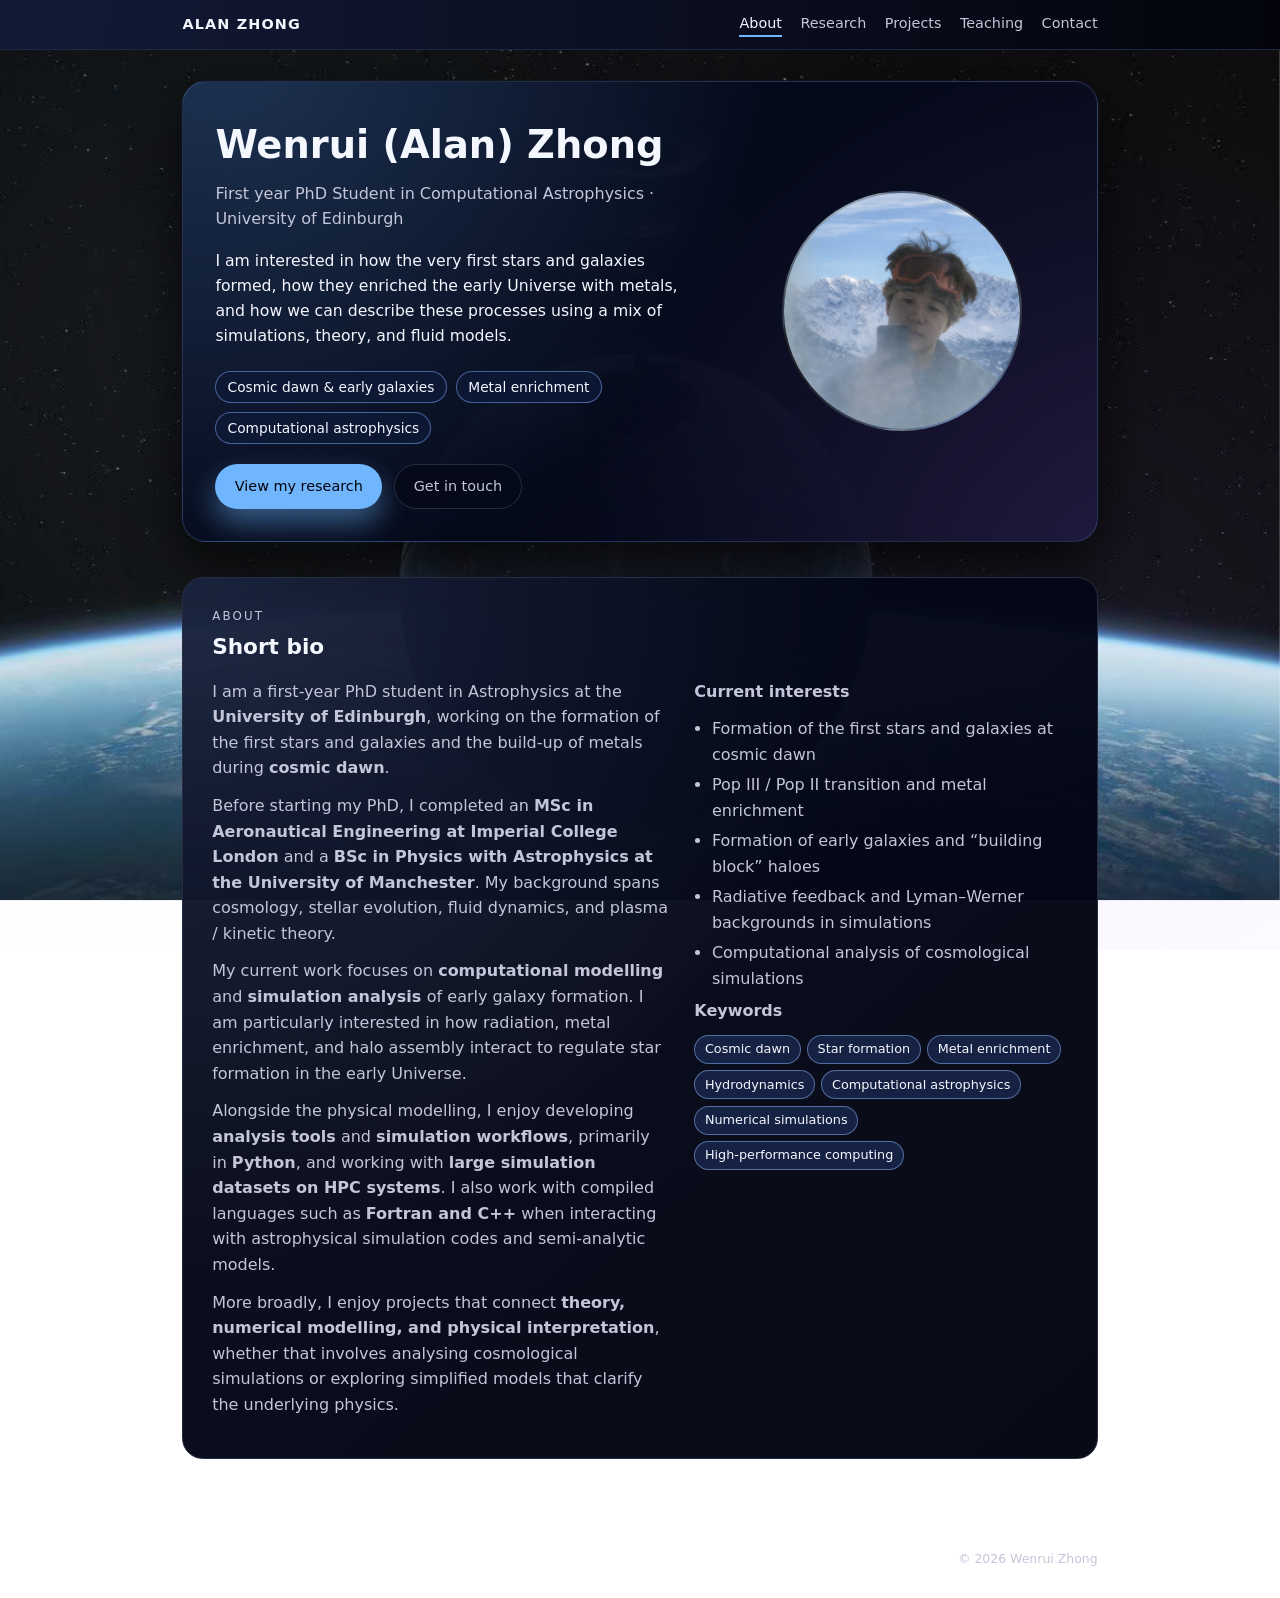
<file: index.html>
<!DOCTYPE html>
<html lang="en">
<head>
  <meta charset="UTF-8">
  <title>Alan Zhong – Astrophysics PhD Student</title>
  <meta name="viewport" content="width=device-width, initial-scale=1">
  <meta name="description" content="Personal webpage of Wenrui Zhong, incoming PhD student in Astrophysics at the University of Edinburgh.">
  <link rel="stylesheet" href="style.css">
</head>
<body>

<header>
  <div class="nav-inner">
    <div class="nav-name">Alan Zhong</div>
    <nav class="nav-links">
      <a href="index.html" class="active">About</a>
      <a href="research.html">Research</a>
      <a href="projects.html">Projects</a>
      <a href="teaching.html">Teaching</a>
      <a href="contact.html">Contact</a>
    </nav>
  </div>
</header>

<main>
  <section class="hero">
    <div>
      <h1 class="hero-title">Wenrui (Alan) Zhong</h1>
      <p class="hero-subtitle">
       First year  PhD Student in Computational Astrophysics · University of Edinburgh
      </p>
      <p class="tagline">
        I am interested in how the very first stars and galaxies formed,
        how they enriched the early Universe with metals, and how we can
        describe these processes using a mix of simulations, theory, and
         fluid models.
      </p>

      <div class="hero-meta">
        <span>Cosmic dawn &amp; early galaxies</span>
        <span>Metal enrichment</span>
        <span>Computational astrophysics</span>
      </div>

      <div class="hero-actions">
        <a class="btn btn-primary" href="research.html">View my research</a>
        <a class="btn btn-ghost" href="contact.html">Get in touch</a>
      </div>
    </div>

    <div class="hero-photo-wrap">
      <div class="hero-photo">
  <img src="alan.jpg" alt="Portrait of Wenrui (Alan) Zhong">
        <div class="hero-photo-placeholder">
             </div>
      </div>
    </div>
  </section>

  <section id="about">
    <div class="section-kicker">About</div>
    <h2>Short bio</h2>
    <div class="two-col">
      <div>
        <p>
         I am a first-year PhD student in Astrophysics at the <strong>University of Edinburgh</strong>, working on the formation of the first stars and galaxies and the build-up of metals during <strong>cosmic dawn</strong>.



        </p>
        <p>
        Before starting my PhD, I completed an <strong>MSc in Aeronautical Engineering at Imperial College London</strong> and a <strong>BSc in Physics with Astrophysics at the University of Manchester</strong>. My background spans cosmology, stellar evolution, fluid dynamics, and plasma / kinetic theory.

        </p>
        <p>
        My current work focuses on <strong>computational modelling</strong> and <strong>simulation analysis </strong>of early galaxy formation. I am particularly interested in how radiation, metal enrichment, and halo assembly interact to regulate star formation in the early Universe.
      </p>
       <p>
Alongside the physical modelling, I enjoy developing <strong>analysis tools</strong> and <strong>simulation workflows</strong>, primarily in <strong>Python</strong>, and working with <strong>large simulation datasets on HPC systems</strong>. I also work with compiled languages such as <strong>Fortran and C++</strong> when interacting with astrophysical simulation codes and semi-analytic models.
      </p>
       <p>
More broadly, I enjoy projects that connect <strong>theory, numerical modelling, and physical interpretation</strong>, whether that involves analysing cosmological simulations or exploring simplified models that clarify the underlying physics.
        </p>

      </div>
      <div>
        <p><strong>Current interests</strong></p>
        <ul>
          <li>Formation of the first stars and galaxies at cosmic dawn</li>
          <li>Pop III / Pop II transition and metal enrichment</li>
          <li>Formation of early galaxies and “building block” haloes</li>
          <li>Radiative feedback and Lyman–Werner backgrounds in simulations</li>
          <li>Computational analysis of cosmological simulations</li>
        </ul>

        <p><strong>Keywords</strong></p>
        <div class="pill-list">
          <span class="pill">Cosmic dawn</span>
          <span class="pill">Star formation</span>
          <span class="pill">Metal enrichment</span>
          <span class="pill">Hydrodynamics</span>
          <span class="pill">Computational astrophysics</span>
          <span class="pill">Numerical simulations</span>
          <span class="pill">High-performance computing</span>
        </div>
      </div>
    </div>
  </section>
</main>

<footer>
  &copy; <span id="year"></span> Wenrui Zhong
</footer>

<script>
  document.getElementById("year").textContent = new Date().getFullYear();
</script>
</body>
</html>
</file>
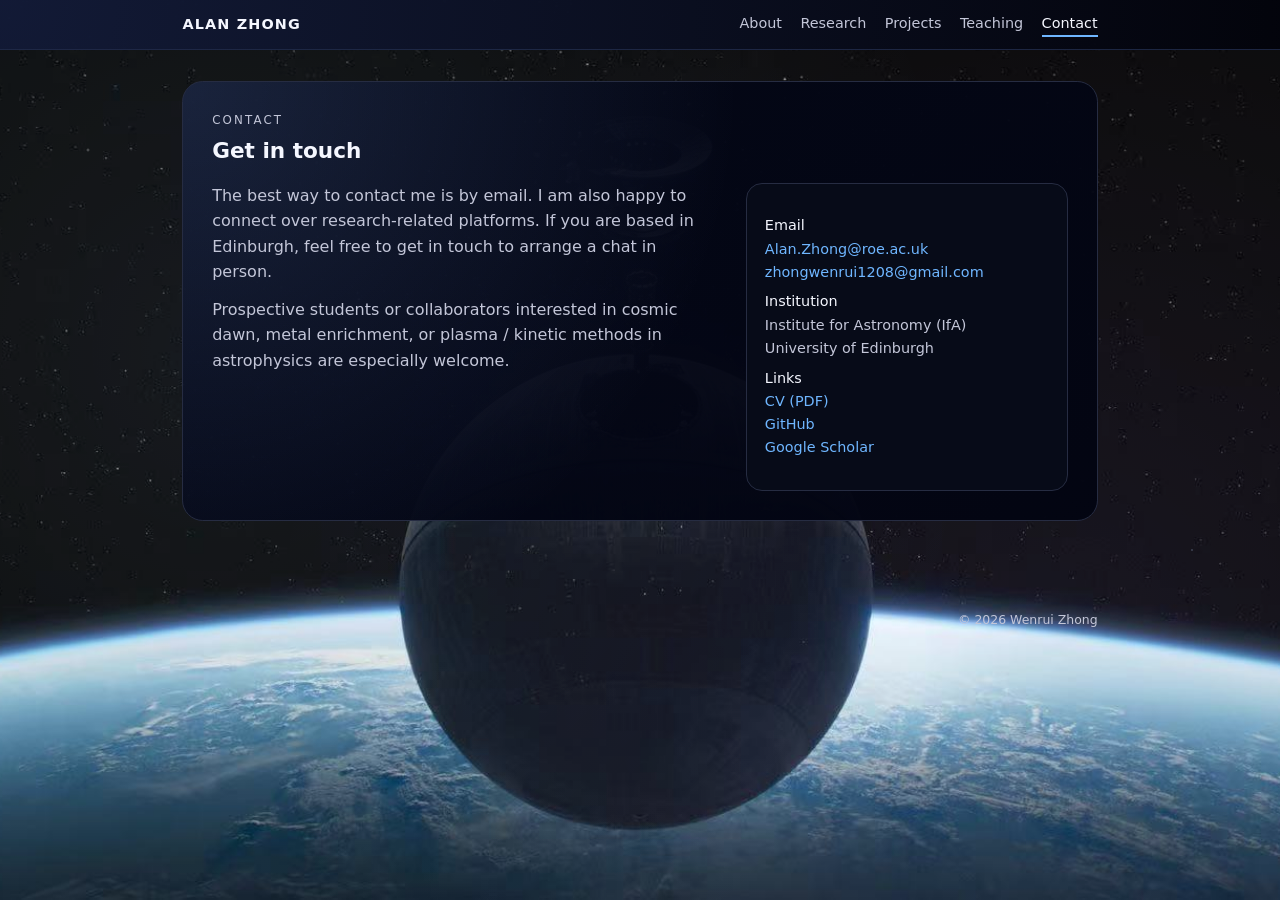
<file: contact.html>
<!DOCTYPE html>
<html lang="en">
<head>
  <meta charset="UTF-8">
  <title>Contact – Alan Zhong</title>
  <meta name="viewport" content="width=device-width, initial-scale=1">
  <meta name="description" content="Contact details for Wenrui Zhong.">
  <link rel="stylesheet" href="style.css">
</head>
<body>

<header>
  <div class="nav-inner">
    <div class="nav-name">Alan Zhong</div>
    <nav class="nav-links">
      <a href="index.html">About</a>
      <a href="research.html">Research</a>
      <a href="projects.html">Projects</a>
      <a href="teaching.html">Teaching</a>
      <a href="contact.html" class="active">Contact</a>
    </nav>
  </div>
</header>

<main>
  <section id="contact">
    <div class="section-kicker">Contact</div>
    <h1>Get in touch</h1>

    <div class="contact-grid">
      <div>
        <p>
          The best way to contact me is by email. I am also happy to connect
          over research-related platforms. If you are based in Edinburgh,
          feel free to get in touch to arrange a chat in person.
        </p>
        <p>
          Prospective students or collaborators interested in cosmic dawn,
          metal enrichment, or plasma / kinetic methods in astrophysics are
          especially welcome.
        </p>
      </div>
      <div class="contact-card">
        <dl>
          <dt>Email</dt>
          <dd>
            <a href="mailto:Alan.Zhong@roe.ac.uk">Alan.Zhong@roe.ac.uk</a><br>
            <!-- Optional extra address -->
            <a href="mailto:zhongwenrui1208@gmail.com">zhongwenrui1208@gmail.com</a>
          </dd>

          <dt>Institution</dt>
          <dd>
            Institute for Astronomy (IfA)<br>
            University of Edinburgh
          </dd>

          <dt>Links</dt>
          <dd>
            <!-- Replace # by your actual links -->
            <a href="CV.pdf" target="_blank" rel="noopener">CV (PDF)</a><br>
            <a href="#" target="_blank" rel="noopener">GitHub</a><br>
            <a href="#" target="_blank" rel="noopener">Google Scholar</a>
          </dd>
        </dl>
      </div>
    </div>
  </section>
</main>

<footer>
  &copy; <span id="year"></span> Wenrui Zhong
</footer>

<script>
  document.getElementById("year").textContent = new Date().getFullYear();
</script>
</body>
</html>
</file>
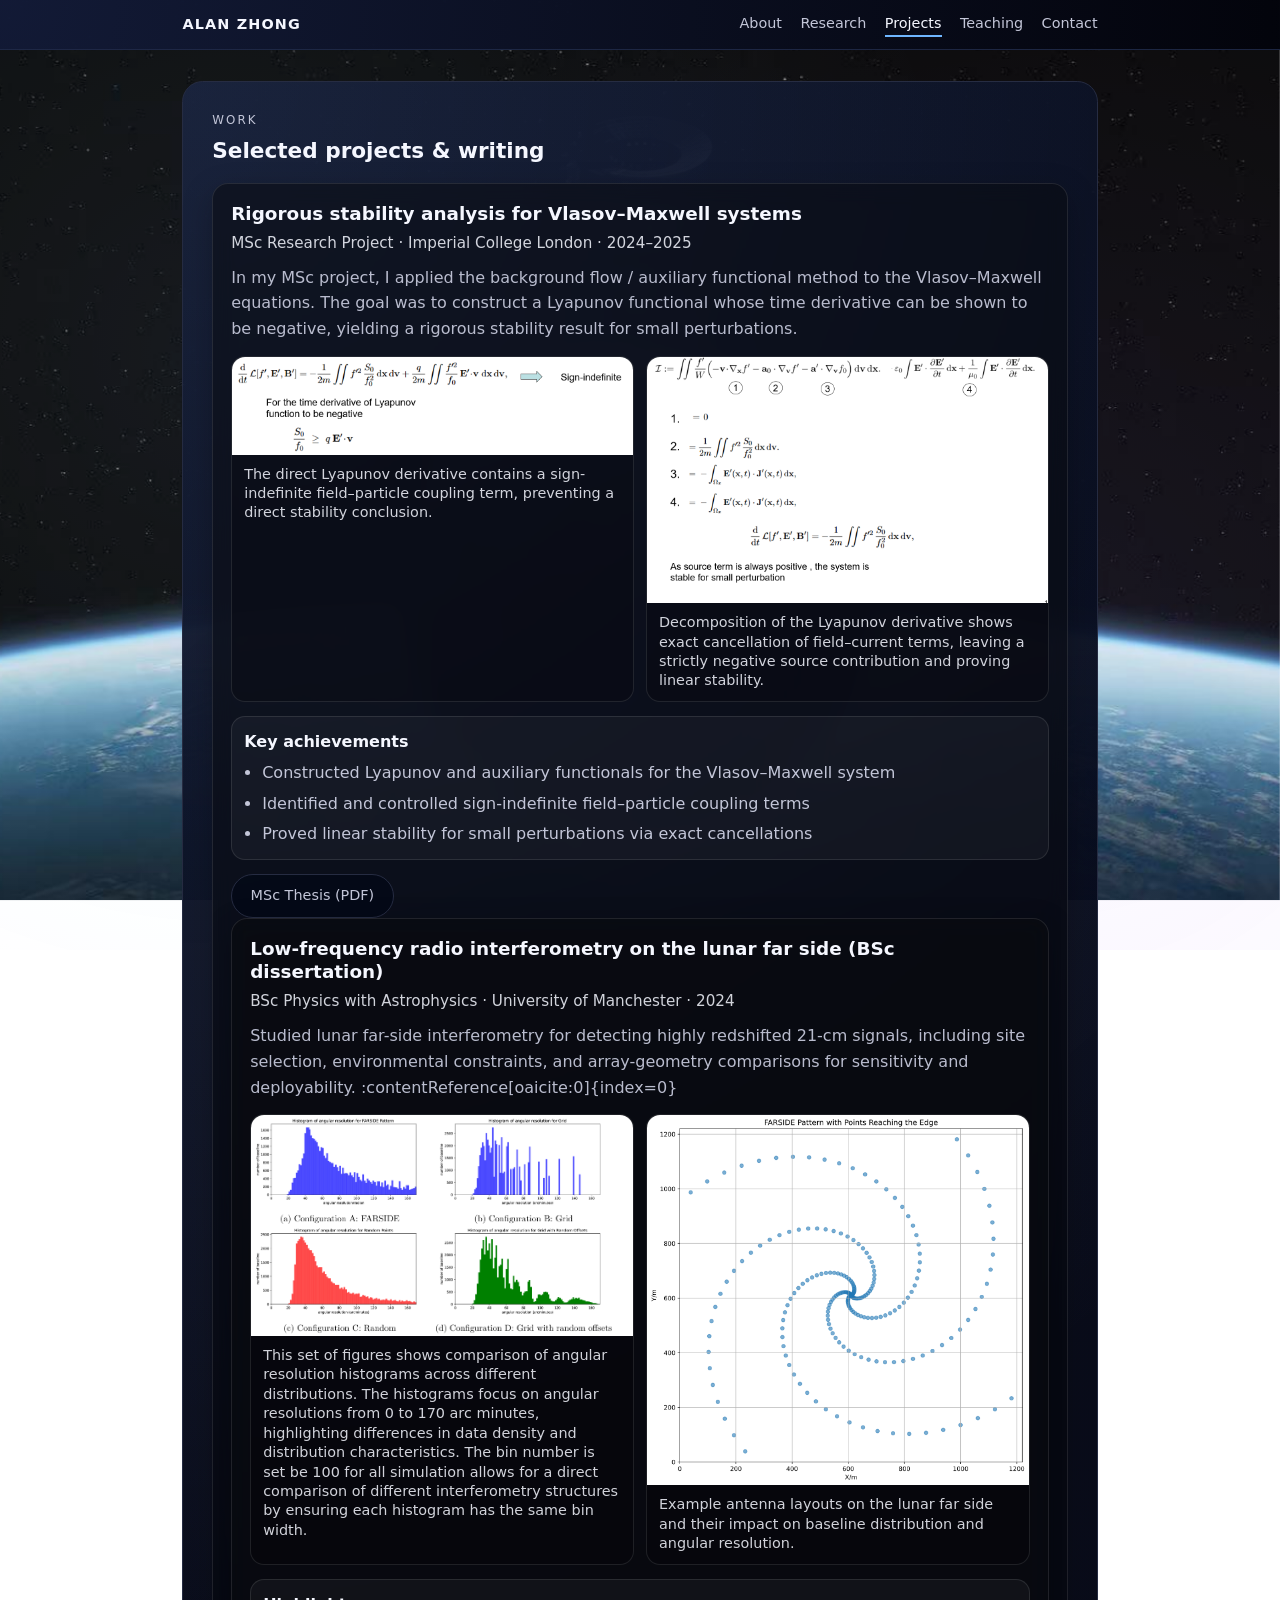
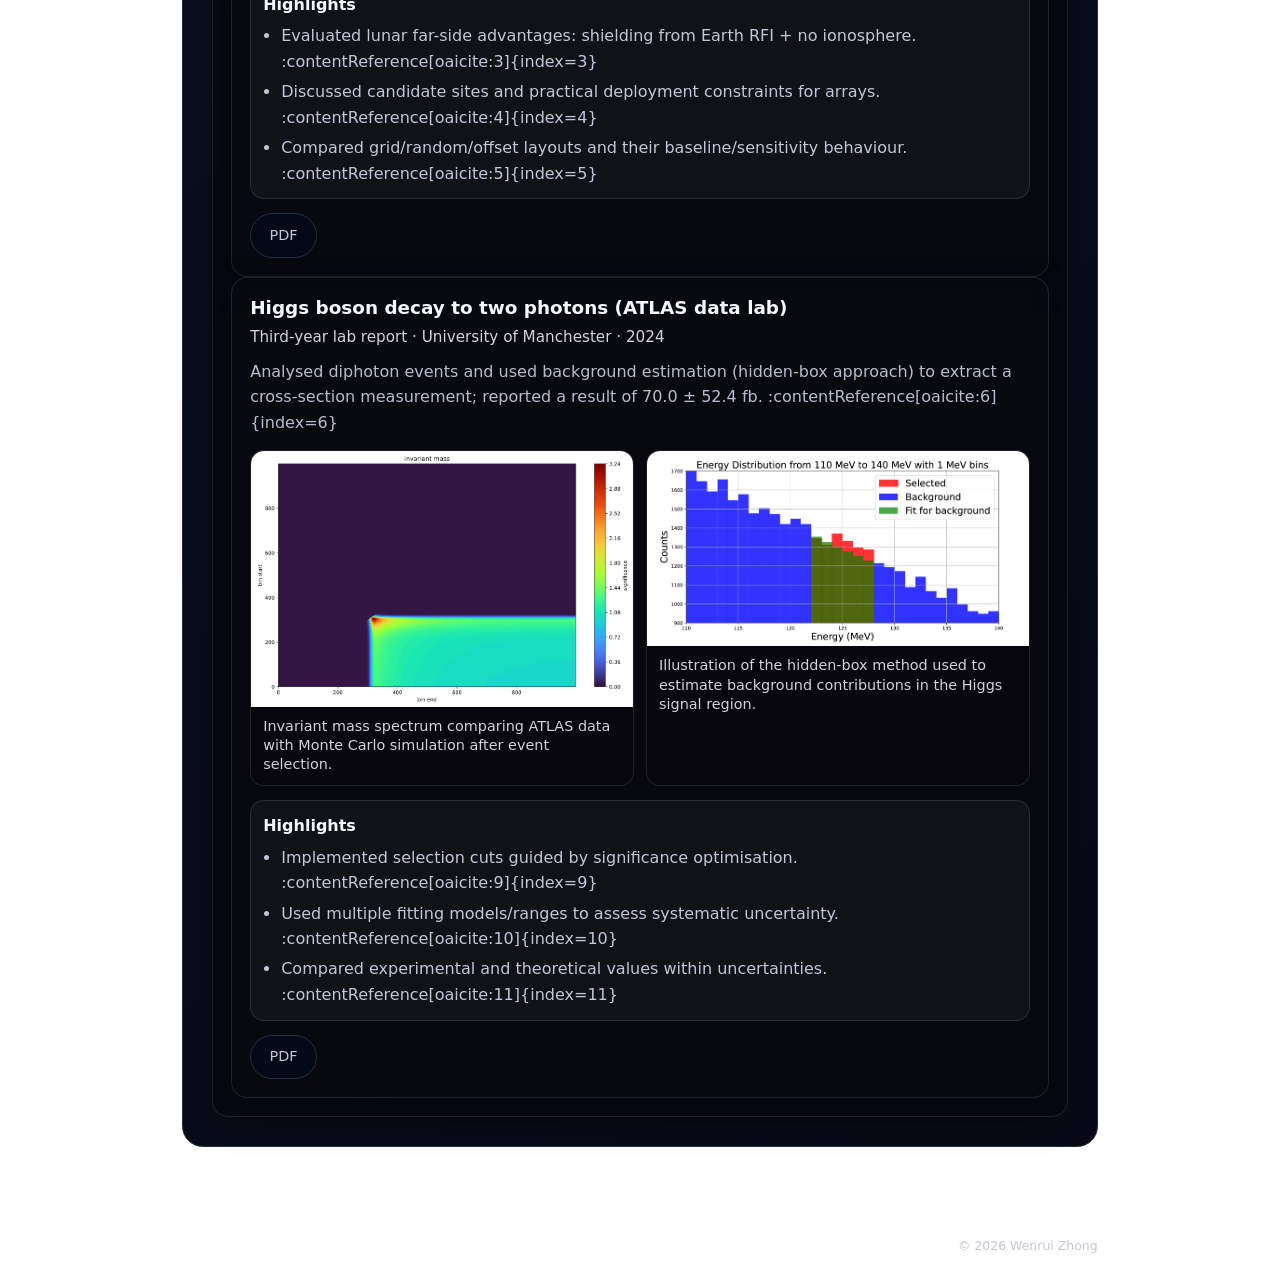
<file: projects.html>
<!DOCTYPE html>
<html lang="en">
<head>
  <meta charset="UTF-8">
  <title>Teaching – Alan Zhong</title>
  <meta name="viewport" content="width=device-width, initial-scale=1">
  <meta name="description" content="Teaching and outreach by Wenrui Zhong.">
  <link rel="stylesheet" href="style.css">
</head>
<body>

<header>
  <div class="nav-inner">
    <div class="nav-name">Alan Zhong</div>
    <nav class="nav-links">
  <a href="index.html">About</a>
  <a href="research.html">Research</a>
  <a href="projects.html" class="active">Projects</a>
  <a href="teaching.html">Teaching</a>
  <a href="contact.html">Contact</a>
</nav>

  </div>
</header>

<main>

 <section>
  <div class="section-kicker">Work</div>
  <h1>Selected projects &amp; writing</h1>

  <div class="project-grid">

    <!-- Project 1 -->
    <div class="project-card">
  <div class="project-head">
    <h2 class="project-title">
      Rigorous stability analysis for Vlasov–Maxwell systems
    </h2>
    <div class="project-meta">
      MSc Research Project · Imperial College London · 2024–2025
    </div>
  </div>

  <p class="project-text">
    In my MSc project, I applied the background flow / auxiliary functional method
    to the Vlasov–Maxwell equations. The goal was to construct a Lyapunov functional
    whose time derivative can be shown to be negative, yielding a rigorous
    stability result for small perturbations.
  </p>

  <div class="project-gallery">
    <figure class="project-figure">
      <img src="lyapunov_sign_indefinite.png"
           alt="Sign-indefinite Lyapunov derivative in the Vlasov–Maxwell system">
      <figcaption>
        The direct Lyapunov derivative contains a sign-indefinite field–particle
        coupling term, preventing a direct stability conclusion.
      </figcaption>
    </figure>

    <figure class="project-figure">
      <img src="lyapunov_cancellation.png"
           alt="Cancellation of terms leading to a negative Lyapunov derivative">
      <figcaption>
        Decomposition of the Lyapunov derivative shows exact cancellation of
        field–current terms, leaving a strictly negative source contribution and
        proving linear stability.
      </figcaption>
    </figure>
  </div>

  <div class="project-highlights">
    <div class="highlight-title">Key achievements</div>
    <ul>
      <li>Constructed Lyapunov and auxiliary functionals for the Vlasov–Maxwell system</li>
      <li>Identified and controlled sign-indefinite field–particle coupling terms</li>
      <li>Proved linear stability for small perturbations via exact cancellations</li>
    </ul>
  </div>

<div class="project-links">
  <a class="btn btn-ghost"
     href="MSc_Vlasov_Background_Flow.pdf"
     target="_blank"
     rel="noopener">
     MSc Thesis (PDF)
  </a>

  </div>


    <!-- Project 2 -->
    <article class="project-card">
      <div class="project-head">
        <h2 class="project-title">Low-frequency radio interferometry on the lunar far side (BSc dissertation)</h2>
        <div class="project-meta">BSc Physics with Astrophysics · University of Manchester · 2024</div>
      </div>

      <p class="project-text">
        Studied lunar far-side interferometry for detecting highly redshifted 21-cm signals, including site selection,
        environmental constraints, and array-geometry comparisons for sensitivity and deployability. :contentReference[oaicite:0]{index=0}
      </p>

      <div class="project-gallery">
  <figure class="project-figure">
    <img src="lunar_radio.png"
         alt="21-cm global signal and low-frequency radio foregrounds">
    <figcaption>
      This set of figures shows comparison of angular resolution histograms across
different distributions. The histograms focus on angular resolutions from 0 to 170 arc
minutes, highlighting differences in data density and distribution characteristics. The
bin number is set be 100 for all simulation allows for a direct comparison of different
interferometry structures by ensuring each histogram has the same bin width.
    </figcaption>
  </figure>

  <figure class="project-figure">
    <img src="lunar_array.png"
         alt="Lunar far-side interferometer array layout">
    <figcaption>
      Example antenna layouts on the lunar far side and their impact on baseline
      distribution and angular resolution.
    </figcaption>
  </figure>
</div>

      <div class="project-highlights">
        <div class="highlight-title">Highlights</div>
        <ul>
          <li>Evaluated lunar far-side advantages: shielding from Earth RFI + no ionosphere. :contentReference[oaicite:3]{index=3}</li>
          <li>Discussed candidate sites and practical deployment constraints for arrays. :contentReference[oaicite:4]{index=4}</li>
          <li>Compared grid/random/offset layouts and their baseline/sensitivity behaviour. :contentReference[oaicite:5]{index=5}</li>
        </ul>
      </div>

      <div class="project-links">
        <a class="btn btn-ghost" href="bsc_dissertation.pdf" target="_blank" rel="noopener">PDF</a>
      </div>
    </article>

    <!-- Project 3 -->
    <article class="project-card">
      <div class="project-head">
        <h2 class="project-title">Higgs boson decay to two photons (ATLAS data lab)</h2>
        <div class="project-meta">Third-year lab report · University of Manchester · 2024</div>
      </div>

      <p class="project-text">
        Analysed diphoton events and used background estimation (hidden-box approach) to extract a cross-section
        measurement; reported a result of 70.0 ± 52.4 fb. :contentReference[oaicite:6]{index=6}
      </p>

      <div class="project-gallery">
  <figure class="project-figure">
    <img src="higgs_mass.png"
         alt="Invariant mass distribution for diphoton events">
    <figcaption>
      Invariant mass spectrum comparing ATLAS data with Monte Carlo simulation
      after event selection.
    </figcaption>
  </figure>

  <figure class="project-figure">
    <img src="higgs_hidden_box.png"
         alt="Hidden box method for background estimation">
    <figcaption>
      Illustration of the hidden-box method used to estimate background
      contributions in the Higgs signal region.
    </figcaption>
  </figure>
</div>

      <div class="project-highlights">
        <div class="highlight-title">Highlights</div>
        <ul>
          <li>Implemented selection cuts guided by significance optimisation. :contentReference[oaicite:9]{index=9}</li>
          <li>Used multiple fitting models/ranges to assess systematic uncertainty. :contentReference[oaicite:10]{index=10}</li>
          <li>Compared experimental and theoretical values within uncertainties. :contentReference[oaicite:11]{index=11}</li>
        </ul>
      </div>

      <div class="project-links">
        <a class="btn btn-ghost" href="higgs_diphoton_report.pdf" target="_blank" rel="noopener">PDF</a>
      </div>
    </article>

  </div>
</section>
</main>

<footer>
  &copy; <span id="year"></span> Wenrui Zhong
</footer>

<script>
  document.getElementById("year").textContent = new Date().getFullYear();
</script>
</body>
</html>
</file>
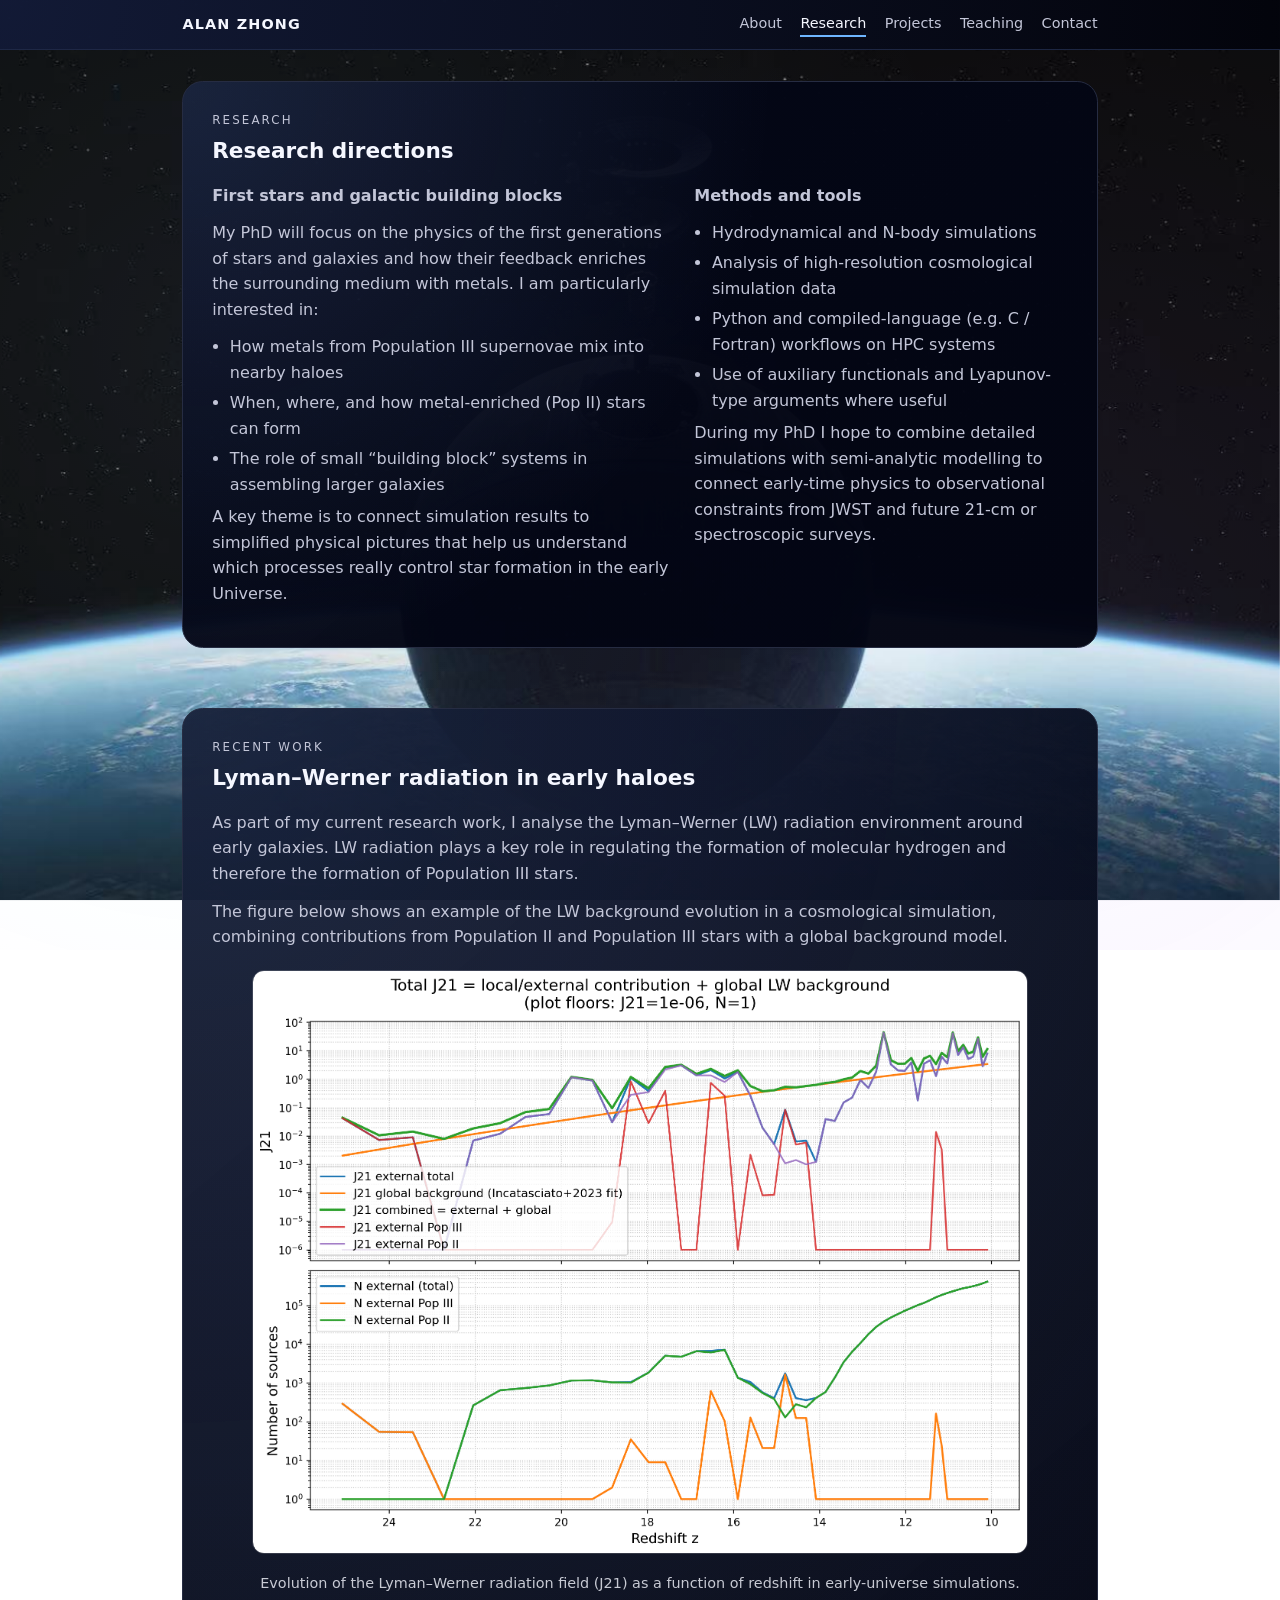
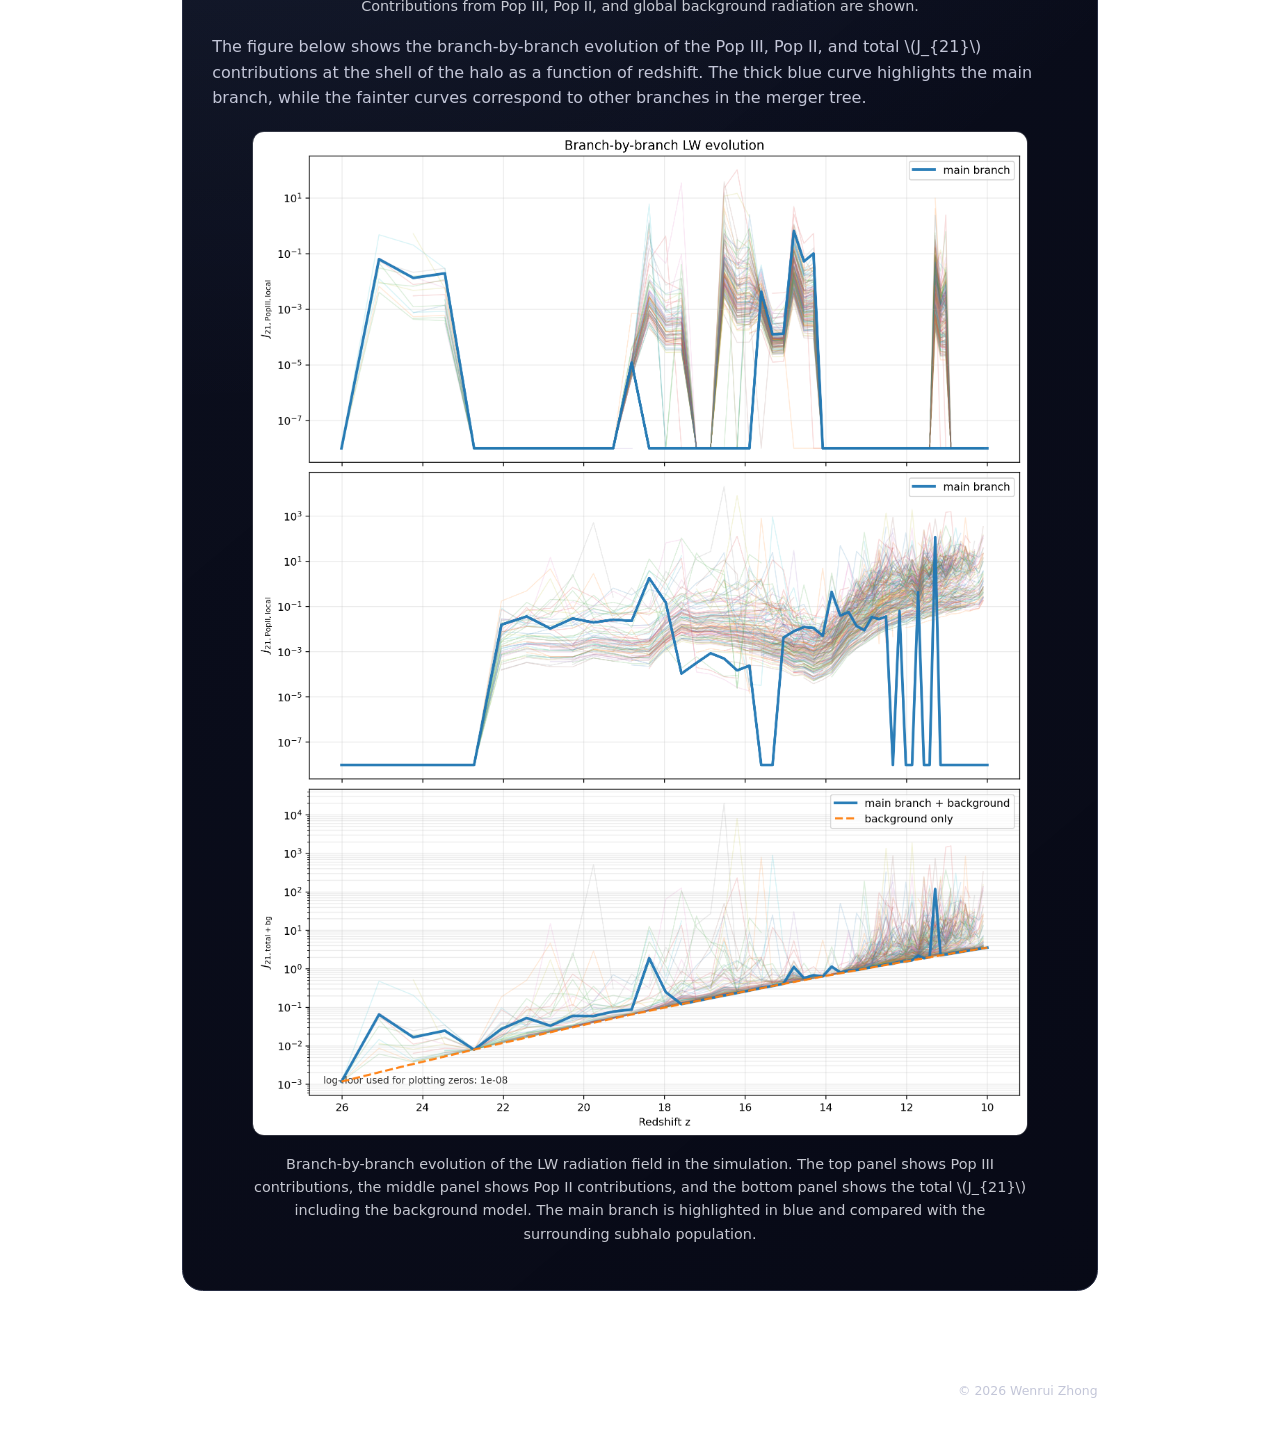
<file: research.html>
<!DOCTYPE html>
<html lang="en">
<head>
  <meta charset="UTF-8">
  <title>Research – Alan Zhong</title>
  <meta name="viewport" content="width=device-width, initial-scale=1">
  <meta name="description" content="Research interests of Wenrui Zhong, Astrophysics PhD student.">
  <link rel="stylesheet" href="style.css">
</head>
<body>

<header>
  <div class="nav-inner">
    <div class="nav-name">Alan Zhong</div>
    <nav class="nav-links">
      <a href="index.html">About</a>
      <a href="research.html" class="active">Research</a>
      <a href="projects.html">Projects</a>
      <a href="teaching.html">Teaching</a>
      <a href="contact.html">Contact</a>
    </nav>
  </div>
</header>

<main>
  <section>
    <div class="section-kicker">Research</div>
    <h1>Research directions</h1>
    <div class="two-col">
      <div>
        <p><strong>First stars and galactic building blocks</strong></p>
        <p>
          My PhD will focus on the physics of the first generations of
          stars and galaxies and how their feedback enriches the
          surrounding medium with metals. I am particularly interested in:
        </p>
        <ul>
          <li>How metals from Population III supernovae mix into nearby haloes</li>
          <li>When, where, and how metal-enriched (Pop II) stars can form</li>
          <li>The role of small “building block” systems in assembling larger galaxies</li>
        </ul>
        <p>
          A key theme is to connect simulation results to simplified
          physical pictures that help us understand which processes really
          control star formation in the early Universe.
        </p>
      </div>

      <div>
        <p><strong>Methods and tools</strong></p>
        <ul>
          <li>Hydrodynamical and N-body simulations</li>
          <li>Analysis of high-resolution cosmological simulation data</li>
          <li>Python and compiled-language (e.g. C / Fortran) workflows on HPC systems</li>
          <li>Use of auxiliary functionals and Lyapunov-type arguments where useful</li>
        </ul>
        <p>
          During my PhD I hope to combine detailed simulations with
          semi-analytic modelling to connect early-time physics to
          observational constraints from JWST and future 21-cm or
          spectroscopic surveys.
        </p>
      </div>
    </div>
  </section>
<section class="research-figure">
  <div class="section-kicker">Recent Work</div>
  <h2>Lyman–Werner radiation in early haloes</h2>

  <p>
    As part of my current research work, I analyse the Lyman–Werner (LW)
    radiation environment around early galaxies. LW radiation plays a key
    role in regulating the formation of molecular hydrogen and therefore
    the formation of Population III stars.
  </p>

  <p>
    The figure below shows an example of the LW background evolution in
    a cosmological simulation, combining contributions from Population II
    and Population III stars with a global background model.
  </p>

  <figure class="research-plot">
    <img src="j21evolution.png"
         alt="Evolution of Lyman-Werner radiation J21 with redshift">

    <figcaption>
      Evolution of the Lyman–Werner radiation field (J21) as a function of
      redshift in early-universe simulations. Contributions from Pop III,
      Pop II, and global background radiation are shown.
    </figcaption>
  </figure>
 <p>
    The figure below shows the branch-by-branch evolution of the Pop III, Pop II,
    and total \(J_{21}\) contributions at the shell of the halo as a function of redshift. The thick blue
    curve highlights the main branch, while the fainter curves correspond to
    other branches in the merger tree.
  </p>

  <figure class="research-plot">
    <img src="J21_by_branch_with_main.png"
         alt="Branch-by-branch evolution of Pop III, Pop II, and total J21 in the simulation">
    <figcaption>
      Branch-by-branch evolution of the LW radiation field in the simulation.
      The top panel shows Pop III contributions, the middle panel shows Pop II
      contributions, and the bottom panel shows the total \(J_{21}\) including
      the background model. The main branch is highlighted in blue and compared
      with the surrounding subhalo population.
    </figcaption>
  </figure>
</section>
</main>

<footer>
  &copy; <span id="year"></span> Wenrui Zhong
</footer>

<script>
  document.getElementById("year").textContent = new Date().getFullYear();
</script>
</body>
</html>
</file>
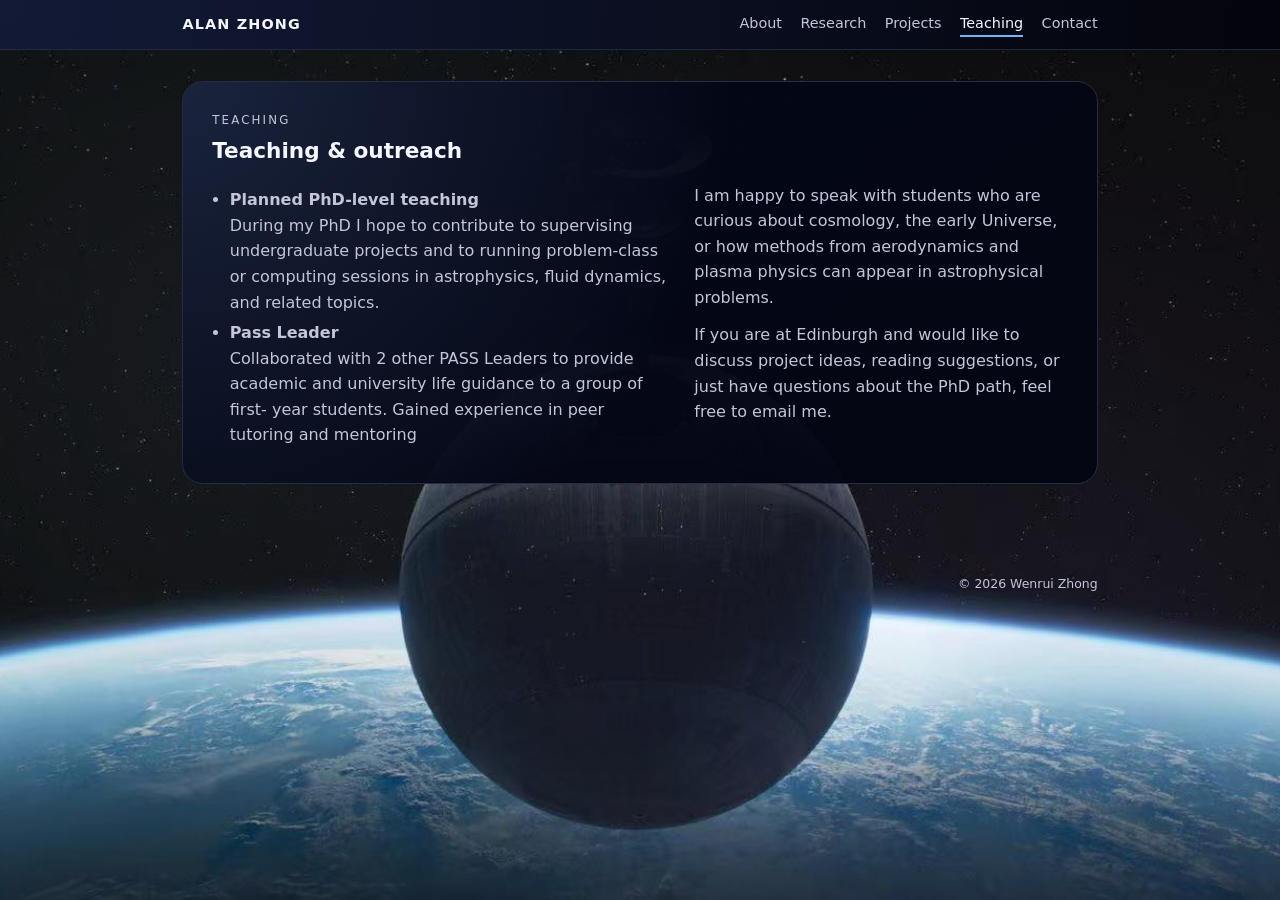
<file: teaching.html>
<!DOCTYPE html>
<html lang="en">
<head>
  <meta charset="UTF-8">
  <title>Teaching – Alan Zhong</title>
  <meta name="viewport" content="width=device-width, initial-scale=1">
  <meta name="description" content="Teaching and outreach by Wenrui Zhong.">
  <link rel="stylesheet" href="style.css">
</head>
<body>

<header>
  <div class="nav-inner">
    <div class="nav-name">Alan Zhong</div>
    <nav class="nav-links">
      <a href="index.html">About</a>
      <a href="research.html">Research</a>
      <a href="projects.html">Projects</a>
      <a href="teaching.html" class="active">Teaching</a>
      <a href="contact.html">Contact</a>
    </nav>
  </div>
</header>

<main>
  <section>
    <div class="section-kicker">Teaching</div>
    <h1>Teaching &amp; outreach</h1>
    <div class="two-col">
      <div>
        <ul>
          <li>
            <strong>Planned PhD-level teaching</strong><br>
            During my PhD I hope to contribute to supervising undergraduate
            projects and to running problem-class or computing sessions in
            astrophysics, fluid dynamics, and related topics.
          </li>
          <li>
            <strong>Pass Leader</strong><br>
     
 Collaborated with 2 other PASS Leaders to provide academic and university life guidance to a group of first- year students.
Gained experience in peer tutoring and mentoring
          </li>
        </ul>
      </div>
      <div>
        <p>
          I am happy to speak with students who are curious about cosmology,
          the early Universe, or how methods from aerodynamics and plasma
          physics can appear in astrophysical problems.
        </p>
        <p>
          If you are at Edinburgh and would like to discuss project ideas,
          reading suggestions, or just have questions about the PhD path,
          feel free to email me.
        </p>
      </div>
    </div>
  </section>
</main>

<footer>
  &copy; <span id="year"></span> Wenrui Zhong
</footer>

<script>
  document.getElementById("year").textContent = new Date().getFullYear();
</script>
</body>
</html>
</file>
<file: style.css>
:root {
  --bg: #02030a;
  --bg-alt: #070b18;
  --accent: #6fb6ff;
  --accent-soft: #263758;
  --text-main: #f5f7ff;
  --text-muted: #c3c6d8;
  --border-subtle: #262c42;
  --max-width: 960px;
  --radius-lg: 1.5rem;
}

* {
  box-sizing: border-box;
}

html, body {
  margin: 0;
  padding: 0;
  height: 100%;
}

body {
  font-family: system-ui, -apple-system, BlinkMacSystemFont, "SF Pro Text",
               "Segoe UI", sans-serif;

  
  background: url("interstellar-bg.jpg") no-repeat center center fixed;
  background-size: cover;

  color: var(--text-main);
  line-height: 1.6;
  position: relative;
  overflow-x: hidden;
}
/* Subtle starfield inspired by Interstellar but not using any movie assets */
body::before,
body::after {
  content: "";
  position: fixed;
  inset: -50px;
  pointer-events: none;
  z-index: -1;
}

/* distant small stars */
body::before {
  background-image:
    radial-gradient(2px 2px at 10% 20%, rgba(255, 255, 255, 0.5), transparent),
    radial-gradient(1.5px 1.5px at 30% 80%, rgba(180, 200, 255, 0.5), transparent),
    radial-gradient(1.5px 1.5px at 70% 30%, rgba(255, 255, 255, 0.45), transparent),
    radial-gradient(1.5px 1.5px at 90% 60%, rgba(180, 210, 255, 0.5), transparent),
    radial-gradient(2px 2px at 40% 10%, rgba(220, 240, 255, 0.4), transparent);
  opacity: 0.7;
}

/* faint drifting haze, to give that Interstellar “cosmic dust” feel */
body::after {
  background:
    radial-gradient(circle at 20% 40%, rgba(150, 200, 255, 0.12), transparent 60%),
    radial-gradient(circle at 80% 70%, rgba(180, 140, 255, 0.12), transparent 60%);
  mix-blend-mode: screen;
  opacity: 0.7;
  animation: drift 40s linear infinite alternate;
}

@keyframes drift {
  from {
    transform: translate3d(0, 0, 0);
  }
  to {
    transform: translate3d(-40px, -20px, 0);
  }
}

a {
  color: var(--accent);
  text-decoration: none;
}

a:hover {
  text-decoration: underline;
}

/* NAVBAR */

header {
  border-bottom: 1px solid rgba(32, 42, 72, 0.9);
  backdrop-filter: blur(14px);
  background: radial-gradient(circle at top left, rgba(19, 27, 56, 0.96), rgba(3, 4, 12, 0.96));
  position: sticky;
  top: 0;
  z-index: 20;
}

.nav-inner {
  max-width: var(--max-width);
  margin: 0 auto;
  padding: 0.75rem 1.4rem;
  display: flex;
  align-items: center;
  justify-content: space-between;
  gap: 1rem;
}

.nav-name {
  font-weight: 600;
  letter-spacing: 0.08em;
  text-transform: uppercase;
  font-size: 0.9rem;
}

.nav-links {
  display: flex;
  flex-wrap: wrap;
  gap: 1.15rem;
  font-size: 0.9rem;
}

.nav-links a {
  color: var(--text-muted);
  position: relative;
  padding-bottom: 0.15rem;
}

.nav-links a::after {
  content: "";
  position: absolute;
  left: 0;
  bottom: 0;
  height: 2px;
  width: 0;
  background: var(--accent);
  transition: width 0.18s ease-out;
}

.nav-links a:hover::after {
  width: 100%;
}

.nav-links a.active {
  color: var(--text-main);
  font-weight: 500;
}

.nav-links a.active::after {
  width: 100%;
}

/* LAYOUT */

main {
  max-width: var(--max-width);
  margin: 0 auto;
  padding: 1.9rem 1.4rem 3.2rem;
}

.hero {
  display: grid;
  grid-template-columns: minmax(0, 3fr) minmax(0, 2fr);
  gap: 2.2rem;
  align-items: center;
  margin-bottom: 2.2rem;
  padding: 2rem;
  border-radius: var(--radius-lg);
  background:
    radial-gradient(circle at 5% -10%, rgba(110, 182, 255, 0.23), transparent 55%),
    radial-gradient(circle at 110% 120%, rgba(161, 117, 255, 0.22), transparent 55%),
    linear-gradient(135deg, rgba(6, 12, 32, 0.98), rgba(3, 6, 19, 0.98));
  border: 1px solid rgba(114, 160, 255, 0.23);
  box-shadow:
    0 22px 55px rgba(0, 0, 0, 0.75),
    0 0 0 1px rgba(255, 255, 255, 0.02);
}

.hero-title {
  font-size: clamp(2rem, 3vw, 2.6rem);
  margin: 0 0 0.35rem;
}

.hero-subtitle {
  margin: 0 0 1rem;
  font-size: 1rem;
  color: var(--text-muted);
}

.tagline {
  margin: 0 0 1.4rem;
  font-size: 0.98rem;
  color: var(--text-main);
  max-width: 34rem;
}

.hero-meta {
  display: flex;
  flex-wrap: wrap;
  gap: 0.6rem;
  margin-bottom: 1.25rem;
  font-size: 0.86rem;
}

.hero-meta span {
  padding: 0.25rem 0.7rem;
  border-radius: 999px;
  background: rgba(13, 25, 54, 0.9);
  border: 1px solid rgba(130, 173, 255, 0.5);
}

.hero-actions {
  display: flex;
  flex-wrap: wrap;
  gap: 0.75rem;
}

.btn {
  display: inline-flex;
  align-items: center;
  justify-content: center;
  gap: 0.3rem;
  padding: 0.6rem 1.15rem;
  border-radius: 999px;
  border: 1px solid transparent;
  font-size: 0.9rem;
  cursor: pointer;
  text-decoration: none;
  transition: transform 0.08s ease-out, box-shadow 0.08s ease-out, background 0.12s;
}

.btn-primary {
  background: var(--accent);
  color: #020308;
  box-shadow: 0 14px 28px rgba(111, 182, 255, 0.45);
  font-weight: 500;
}

.btn-primary:hover {
  transform: translateY(-1px);
  box-shadow: 0 18px 40px rgba(111, 182, 255, 0.55);
  text-decoration: none;
}

.btn-ghost {
  background: rgba(5, 9, 24, 0.9);
  color: var(--text-muted);
  border-color: var(--border-subtle);
}

.btn-ghost:hover {
  background: rgba(15, 20, 40, 0.95);
  text-decoration: none;
}

.hero-photo-wrap {
  display: flex;
  justify-content: center;
}

.hero-photo {
  width: 240px;
  height: 240px;
  border-radius: 999px;
  position: relative;
  overflow: hidden;
  background:
    radial-gradient(circle at 30% 15%, rgba(200, 230, 255, 0.8), transparent 50%),
    radial-gradient(circle at 70% 85%, rgba(140, 180, 255, 0.7), transparent 55%),
    radial-gradient(circle at 50% 50%, #02030a 0, #02030a 60%);
  border: 2px solid rgba(255, 255, 255, 0.12);
}

.hero-photo img {
  width: 100%;
  height: 100%;
  object-fit: cover;
  display: block;
}

.hero-photo-placeholder {
  position: absolute;
  inset: 0;
  display: flex;
  align-items: center;
  justify-content: center;
  font-size: 0.88rem;
  color: var(--text-muted);
  text-align: center;
  padding: 1rem;
}

/* GENERIC SECTIONS */

section {
  margin-bottom: 2.4rem;
  padding: 1.8rem;
  border-radius: 1.3rem;
  background:
    radial-gradient(circle at 0 0, rgba(140, 180, 255, 0.16), transparent 55%),
    linear-gradient(140deg, rgba(4, 8, 24, 0.97), rgba(3, 5, 18, 0.98));
  border: 1px solid var(--border-subtle);
}

.section-kicker {
  font-size: 0.74rem;
  letter-spacing: 0.18em;
  text-transform: uppercase;
  color: var(--text-muted);
  margin-bottom: 0.25rem;
}

section h1,
section h2 {
  margin-top: 0;
  font-size: 1.35rem;
  margin-bottom: 0.9rem;
}

p {
  margin: 0 0 0.75rem;
  color: var(--text-muted);
}

ul {
  padding-left: 1.1rem;
  margin: 0.3rem 0 0.4rem;
  color: var(--text-muted);
}

li + li {
  margin-top: 0.3rem;
}

.two-col {
  display: grid;
  grid-template-columns: minmax(0, 2.2fr) minmax(0, 1.8fr);
  gap: 1.6rem;
}

.pill-list {
  display: flex;
  flex-wrap: wrap;
  gap: 0.4rem;
  margin-top: 0.35rem;
}

.pill {
  font-size: 0.8rem;
  padding: 0.2rem 0.6rem;
  border-radius: 999px;
  background: rgba(24, 36, 70, 0.95);
  border: 1px solid rgba(90, 118, 170, 0.9);
}

.pub-item + .pub-item {
  margin-top: 0.9rem;
  padding-top: 0.9rem;
  border-top: 1px dashed rgba(119, 171, 255, 0.3);
}

.pub-title {
  font-weight: 500;
  color: var(--text-main);
}

.pub-meta {
  font-size: 0.85rem;
  color: var(--text-muted);
}

.contact-grid {
  display: grid;
  grid-template-columns: minmax(0, 2.2fr) minmax(0, 1.4fr);
  gap: 1.8rem;
}

.contact-card {
  padding: 1rem 1.1rem;
  border-radius: 1rem;
  background: var(--bg-alt);
  border: 1px solid var(--border-subtle);
  font-size: 0.9rem;
}

.contact-card dt {
  font-weight: 500;
  margin-top: 0.4rem;
  color: var(--text-main);
}

.contact-card dd {
  margin: 0.05rem 0 0.25rem;
  color: var(--text-muted);
}

footer {
  max-width: var(--max-width);
  margin: 0 auto;
  padding: 0 1.4rem 1.8rem;
  font-size: 0.78rem;
  color: var(--text-muted);
  text-align: right;
}

/* RESPONSIVE */

@media (max-width: 800px) {
  .hero {
    grid-template-columns: minmax(0, 1fr);
    padding: 1.7rem;
  }

  .hero-photo-wrap {
    order: -1;
  }

  .two-col,
  .contact-grid {
    grid-template-columns: minmax(0, 1fr);
  }

  header {
    position: static;
  }

  .nav-inner {
    flex-direction: column;
    align-items: flex-start;
  }
}

/* Projects layout */
.project-grid{
  display: grid;
  grid-template-columns: 1fr;
  gap: 26px;
}



.project-card{
  border: 1px solid rgba(255,255,255,0.10);
  background: rgba(10,12,18,0.55);
  border-radius: 16px;
  padding: 18px;
  backdrop-filter: blur(10px);
  box-shadow: 0 10px 30px rgba(0,0,0,0.25);
}

.project-title{
  margin: 0 0 6px 0;
  font-size: 1.15rem;
  line-height: 1.25;
}

.project-meta{
  opacity: 0.85;
  font-size: 0.95rem;
  margin-bottom: 10px;
}

.project-text{
  margin: 10px 0 14px 0;
  opacity: 0.95;
}

/* Figure gallery */
.project-gallery{
  display: grid;
  grid-template-columns: 1fr;
  gap: 12px;
  margin: 12px 0 14px 0;
}

@media (min-width: 700px){
  .project-gallery{
    grid-template-columns: 1fr 1fr;
  }
}

.project-figure{
  margin: 0;
  border-radius: 14px;
  overflow: hidden;
  border: 1px solid rgba(255,255,255,0.10);
  background: rgba(0,0,0,0.20);
}

.project-figure img{
  width: 100%;
  height: auto;
  display: block;
}

.project-figure figcaption{
  padding: 10px 12px;
  font-size: 0.9rem;
  opacity: 0.85;
  line-height: 1.35;
}

/* Highlights box */
.project-highlights{
  border-radius: 14px;
  padding: 12px 12px;
  border: 1px solid rgba(255,255,255,0.10);
  background: rgba(255,255,255,0.04);
}

.highlight-title{
  font-weight: 600;
  margin-bottom: 6px;
}

.project-highlights ul{
  margin: 0;
  padding-left: 18px;
}

.project-links{
  display: flex;
  gap: 10px;
  margin-top: 14px;
  flex-wrap: wrap;
}
.research-figure {
  margin-top: 60px;
}

.research-plot {
  margin-top: 20px;
  text-align: center;
}

.research-plot img {
  width: 100%;
  max-width: 900px;
  border-radius: 12px;
  border: 1px solid rgba(255,255,255,0.15);
}

.research-plot figcaption {
  margin-top: 10px;
  font-size: 0.9rem;
  opacity: 0.8;
}
</file>
